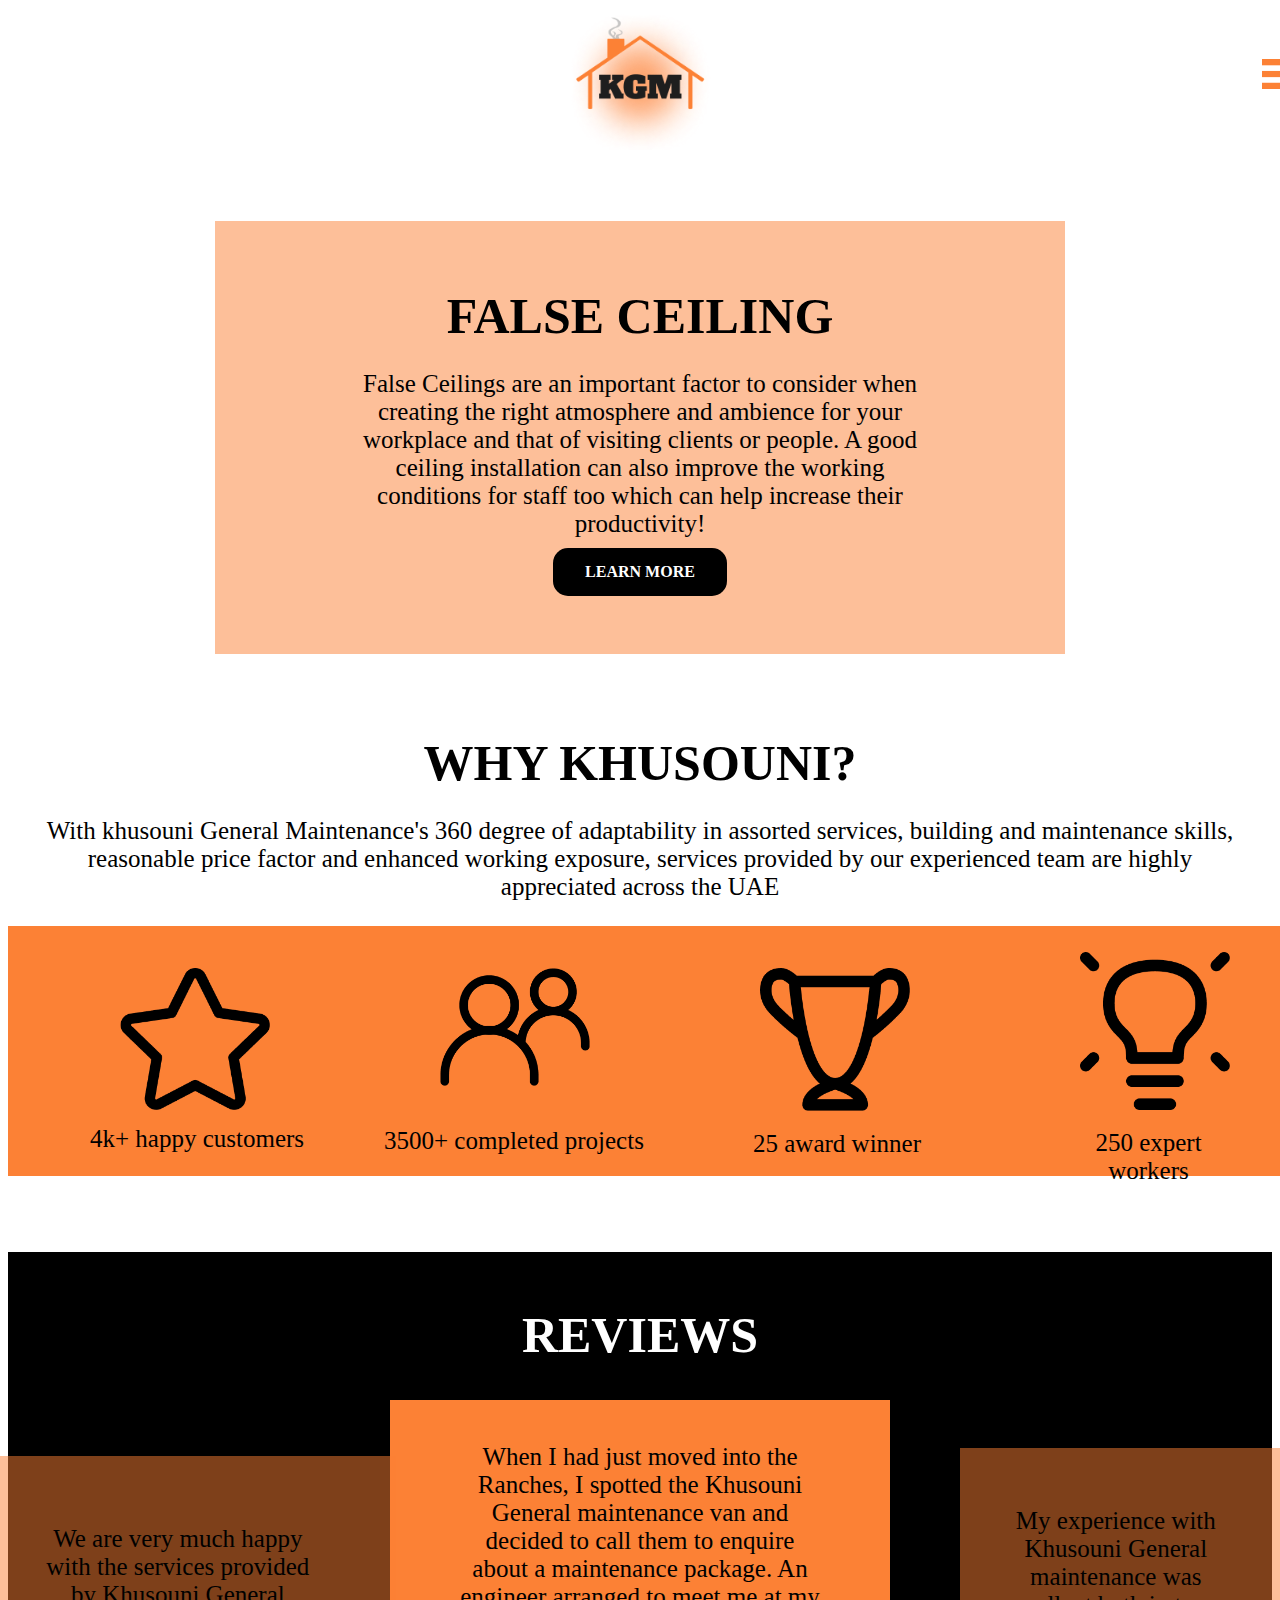
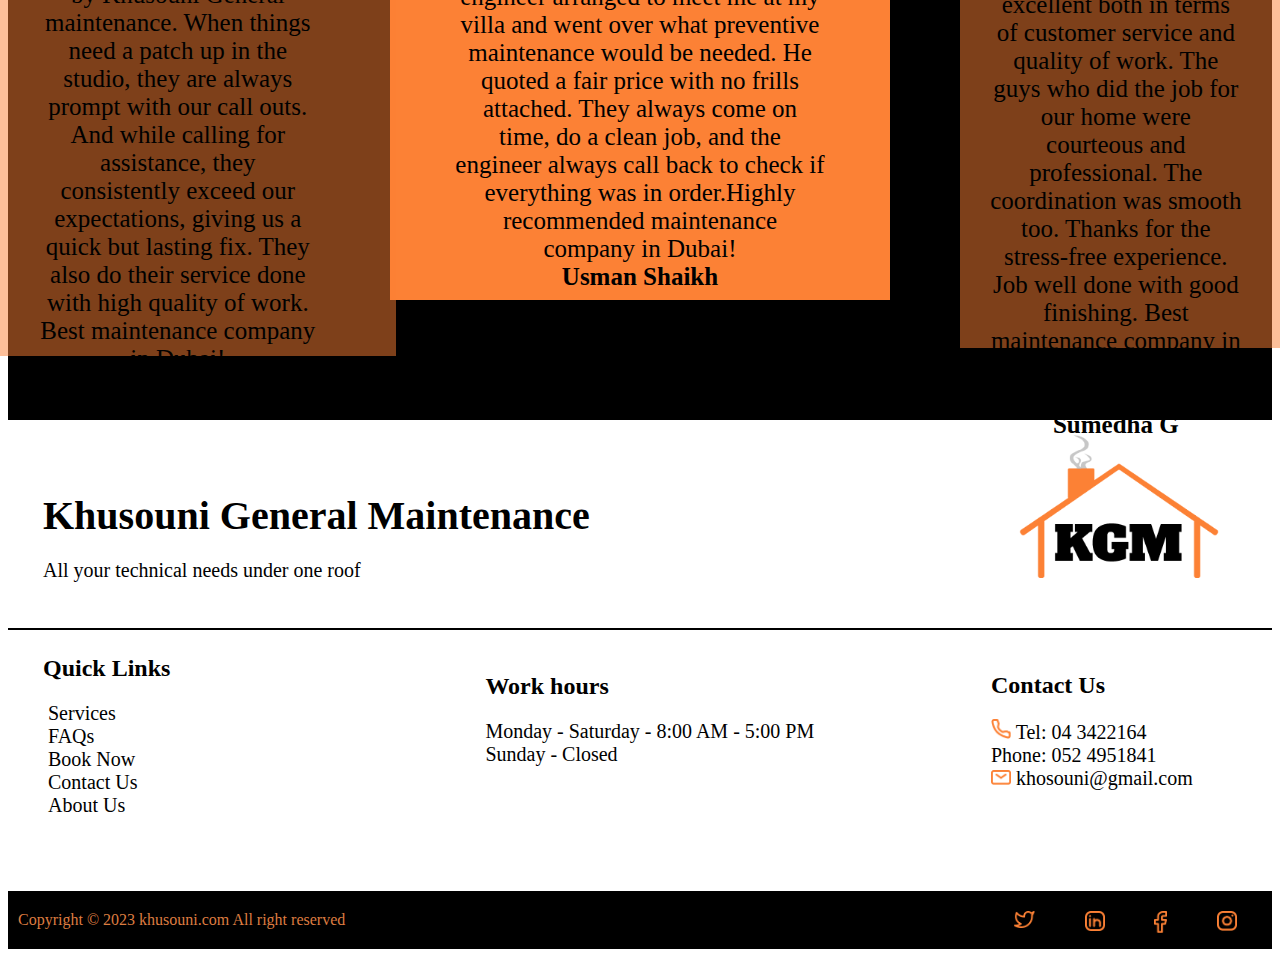
<file: index.html>
<!DOCTYPE html>
<html lang="en">
  <head>
    <link rel="stylesheet" href="/css/home.css" />
    <meta charset="UTF-8" />
    <meta http-equiv="X-UA-Compatible" content="IE=edge" />
    <meta name="viewport" content="width=device-width, initial-scale=1.0" />
    <title>Khusouni General Maintenance</title>
  </head>
  <body>
    <header>
      <div class="logo">
        <a href= "/html/index.html"><img src="/images/logo orange.png" width="150px" /></a>
      </div>

      <button id="menu_icon"><img src="/images/menu icon.png" width="45px" /></button>
      <div id="sidebar" class="sidebar">
        <button id="sidebar-close"><img src="/images/back.png" width="20px"></button>
        <br>
        <ul>
            <br>
            <br>
            <li><a href="/html/index.html">HOME</a></li>
            <li><a href="/html/services.html">SERVICES</a></li>
            <li><a href="/html/faqs.html">FAQs</a></li>
            <li><a href="/html/booknow.html">BOOK NOW</a></li>
            <li><a href="/html/aboutus.html">ABOUT US</a></li>
            <li><a href="/html/contactus.html">CONTACT US</a></li>
        </ul>

    </header>

    <div class="rectangle1">
      <img src="/images/Rectangle 1.png" width="850px" height="433px" />
    </div>

    <div class="centered">
      <div class="heading"><b>FALSE CEILING</b></div>
      <p>
        False Ceilings are an important factor to consider when creating the
        right atmosphere and ambience for your workplace and that of visiting
        clients or people. A good ceiling installation can also improve the
        working conditions for staff too which can help increase their
        productivity!
        <br />
        <a href="/html/services.html"><button class="learn_more"><b>LEARN MORE</b></button></a>
      </p>
    </div>

    <br />
    <br />
    <br />
    <br />
    <br />
    <br />

    <div class="heading"><b>WHY KHUSOUNI?</b></div>
    <p>
      With khusouni General Maintenance's 360 degree of adaptability in assorted
      services, building and maintenance skills, reasonable price factor and
      enhanced working exposure, services provided by our experienced team are
      highly appreciated across the UAE
    </p>

    <div class="rectangle5">
      <img src="/images/Rectangle 5.png" width="1340px" height="250px" />
    </div>

    <div class="star">
      <img src="/images/star.png" width="150px" />
      <p>4k+ happy customers</p>
    </div>

    <div class="people">
      <img src="/images/people.png" width="150px" />
      <p>3500+ completed projects</p>
    </div>

    <div class="trophy">
      <img src="/images/trophy.png" width="150px" />
      <p>25 award winner</p>
    </div>

    <div class="bulb">
      <img src="/images/bulb.png" width="150px" />
      <p>250 expert workers</p>
    </div>

    <br />
    <br />
    <br />
    <br />

    <div class="reviews">
      <br />
      <br />
      <br />
      <div class="heading1"><b>REVIEWS</b></div>
      <br />
      <br />
      <div class="rectangle6">
        <img src="/images/Rectangle 6.png" width="500px" />
      </div>
      <div class="rectangle8">
        <img src="/images/Rectangle 8.png" width="500px" />
      </div>
      <div class="rectangle8_1">
        <img src="/images/Rectangle 8.png" width="500px" />
      </div>
      <div class="review1">
        <p>
          When I had just moved into the Ranches, I spotted the Khusouni General
          maintenance van and decided to call them to enquire about a
          maintenance package. An engineer arranged to meet me at my villa and
          went over what preventive maintenance would be needed. He quoted a
          fair price with no frills attached. They always come on time, do a
          clean job, and the engineer always call back to check if everything
          was in order.Highly recommended maintenance company in Dubai!
          <br />
          <b> Usman Shaikh</b>
        </p>
      </div>
      <div class="review2">
        <br />
        <p>
          We are very much happy with the services provided by Khusouni General
          maintenance. When things need a patch up in the studio, they are
          always prompt with our call outs. And while calling for assistance,
          they consistently exceed our expectations, giving us a quick but
          lasting fix. They also do their service done with high quality of
          work. Best maintenance company in Dubai!
          <br />
          <b>Wishnie G</b>
        </p>
      </div>
      <div class="review3">
        <p>
          My experience with Khusouni General maintenance was excellent both in
          terms of customer service and quality of work. The guys who did the
          job for our home were courteous and professional. The coordination was
          smooth too. Thanks for the stress-free experience. Job well done with
          good finishing. Best maintenance company in Dubai, highly recommended!
          <br />
          <b>Sumedha G</b>
        </p>
      </div>
</div>
<br>
<br>
<br>
<br>

<div class="footer">
  <div class="heading2"><b>Khusouni General Maintenance</b></div>
  <p>All your technical needs under one roof</p>
  <img class="logo_plain" src="/images/Group 1.png" width="200px" />
  <hr color="black">
  <h2>Quick Links</h2>
  <ul>
    <li>Services</li>
    <li>FAQs</li>
    <li>Book Now</li>
    <li>Contact Us</li>
    <li>About Us</li>
  </ul>
  <div class="work_hours">
  <h2>Work hours</h2>
  <p>Monday - Saturday - 8:00 AM - 5:00 PM
    <br>Sunday - Closed</p>
  </div>

  <div class="contactus">
    
  <h2>Contact Us</h2>
 
  <p><img class="phone" src="/images/🦆 icon _phone_.png" width="20px">
    Tel: 04 3422164
    <br>
    Phone: 052 4951841
    <br>
    <img class="mail" src="/images/🦆 icon _mail_.png" width="20px">
  khosouni@gmail.com</p>
</div>

  <div class="footer1">
  Copyright &copy 2023 khusouni.com All right reserved
  <a href="https://www.instagram.com/" target="_blank"> <img class="instagram" src="/images/🦆 icon _instagram_.png" width="20px"></a>
  <a href="https://www.facebook.com/" target="_blank"> <img class="facebook" src="/images/🦆 icon _facebook_.png" width="13px"></a>
  <a href="https://www.linkedin.com/feed/" target="_blank"> <img class="linkedin" src="/images/🦆 icon _linkedin_.png" width="20px"></a>
  <a href="https://twitter.com/" target="_blank"> <img class="twitter" src="/images/🦆 icon _twitter_.png" width="21px"></a>
  </div>
</div>

    <script src="/javascript/script.js"></script>
  </body>
</html>
</file>
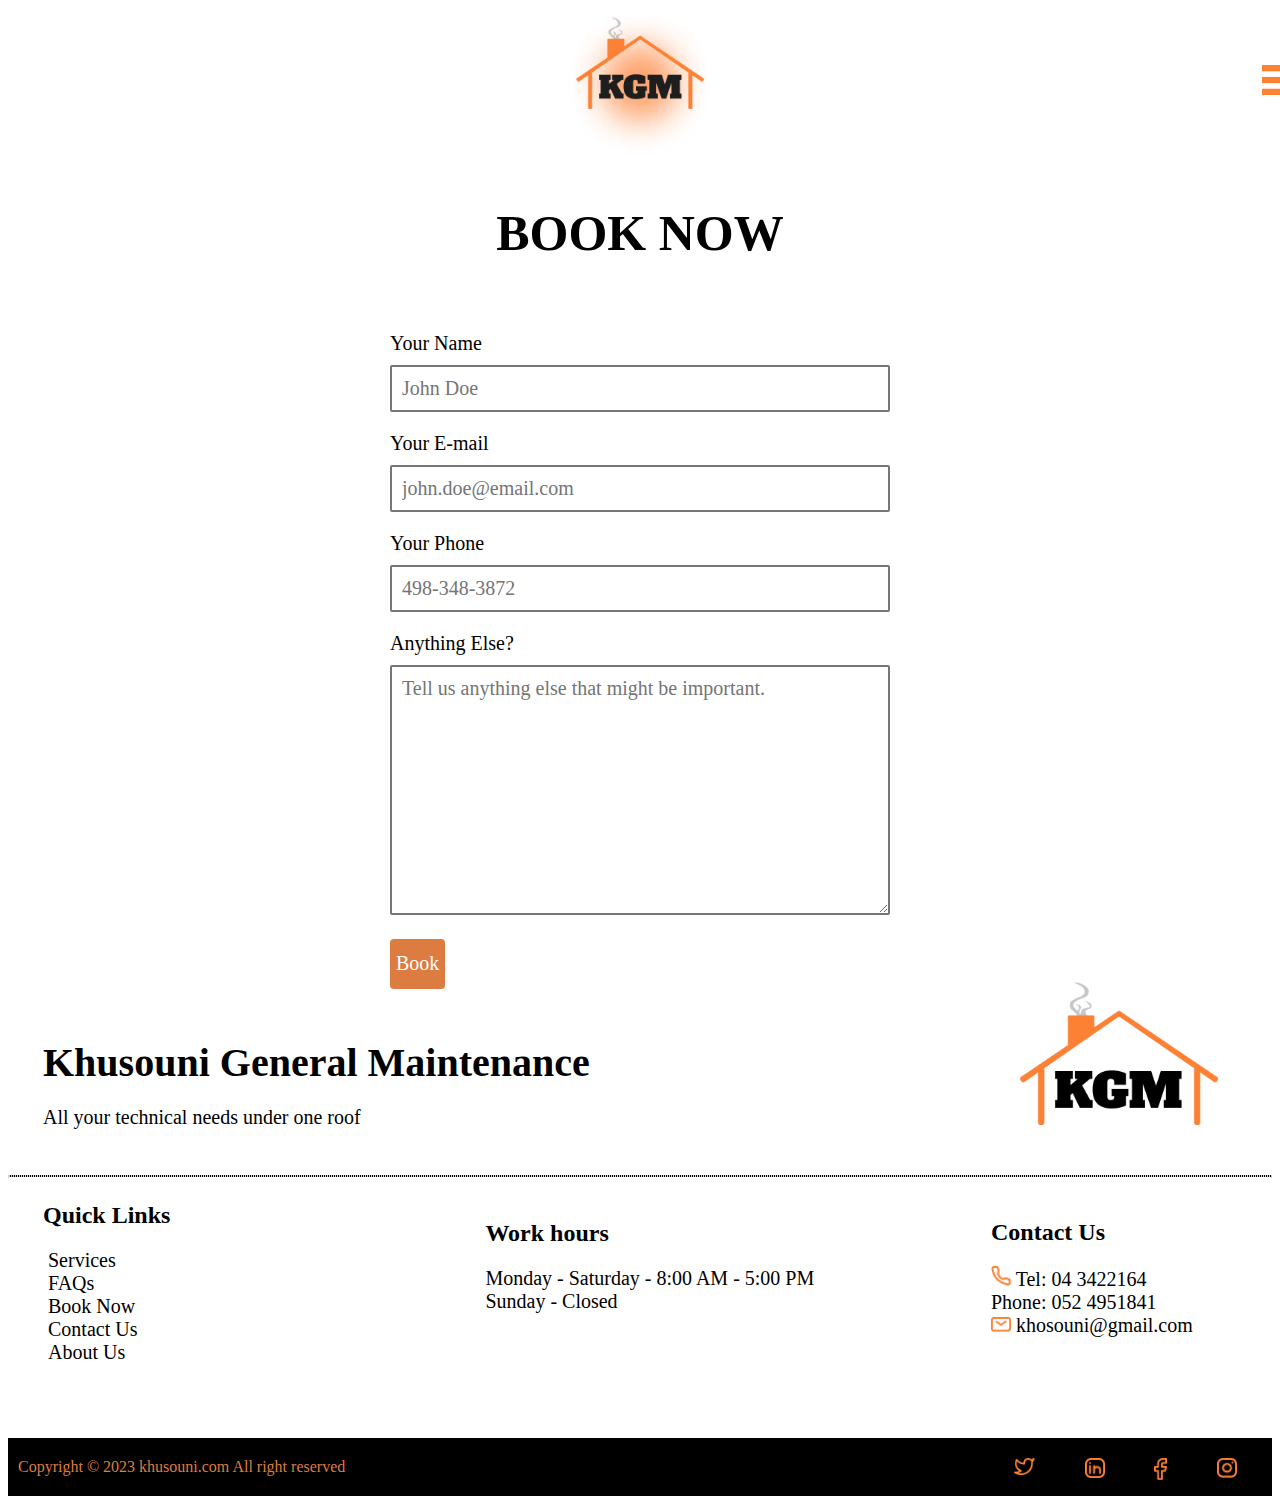
<file: html/booknow.html>
<!DOCTYPE html>
<html lang="en">
<head>
    <link rel="stylesheet" href="/css/booknow.css">
    <meta charset="UTF-8">
    <meta http-equiv="X-UA-Compatible" content="IE=edge">
    <meta name="viewport" content="width=device-width, initial-scale=1.0">
    <title>Services</title>
</head>
<body>
    <header>
        <div class="logo">
          <a href= "/html/index.html"><img src="/images/logo orange.png" width="150px" /></a>
        </div>
  
        <button id="menu_icon"><img src="/images/menu icon.png" width="45px" /></button>
        <div id="sidebar" class="sidebar">
          <button id="sidebar-close"><img src="/images/back.png" width="20px"></button>
          <br>
          <ul>
              <br>
              <br>
              <li><a href="/html/index.html">HOME</a></li>
              <li><a href="/html/services.html">SERVICES</a></li>
              <li><a href="/html/faqs.html">FAQs</a></li>
              <li><a href="/html/booknow.html">BOOK NOW</a></li>
              <li><a href="/html/aboutus.html">ABOUT US</a></li>
              <li><a href="/html/contactus.html">CONTACT US</a></li>
          </ul>
      </header>
      <div class="heading"><B>BOOK NOW</B></div>
      <div class="form">
      <form action="reservation.php" method="post">
        <div class="elem-group">
          <label for="name">Your Name</label>
          <input type="text" id="name" name="visitor_name" placeholder="John Doe" pattern=[A-Z\sa-z]{3,20} required>
        </div>
        <div class="elem-group">
          <label for="email">Your E-mail</label>
          <input type="email" id="email" name="visitor_email" placeholder="john.doe@email.com" required>
        </div>
        <div class="elem-group">
          <label for="phone">Your Phone</label>
          <input type="tel" id="phone" name="visitor_phone" placeholder="498-348-3872" pattern=(\d{3})-?\s?(\d{3})-?\s?(\d{4}) required>
        </div>
    
        <div class="elem-group">
          <label for="message">Anything Else?</label>
          <textarea id="message" name="visitor_message" placeholder="Tell us anything else that might be important." required></textarea>
        </div>
        <button type="submit">Book</button>
      </form>

      </div>

      <div class="footer">
        <div class="heading2"><b>Khusouni General Maintenance</b></div>
        <p>All your technical needs under one roof</p>
        <img class="logo_plain" src="/images/Group 1.png" width="200px" />
        <hr color="black">
        <h2>Quick Links</h2>
        <ul>
          <li>Services</li>
          <li>FAQs</li>
          <li>Book Now</li>
          <li>Contact Us</li>
          <li>About Us</li>
        </ul>
        <div class="work_hours">
        <h2>Work hours</h2>
        <p>Monday - Saturday - 8:00 AM - 5:00 PM
          <br>Sunday - Closed</p>
        </div>
      
        <div class="contactus">
          
        <h2>Contact Us</h2>
       
        <p><img class="phone" src="/images/🦆 icon _phone_.png" width="20px">
          Tel: 04 3422164
          <br>
          Phone: 052 4951841
          <br>
          <img class="mail" src="/images/🦆 icon _mail_.png" width="20px">
        khosouni@gmail.com</p>
      </div>
      
        <div class="footer1">
        Copyright &copy 2023 khusouni.com All right reserved
        <a href="https://www.instagram.com/" target="_blank"> <img class="instagram" src="/images/🦆 icon _instagram_.png" width="20px"></a>
        <a href="https://www.facebook.com/" target="_blank"> <img class="facebook" src="/images/🦆 icon _facebook_.png" width="13px"></a>
        <a href="https://www.linkedin.com/feed/" target="_blank"> <img class="linkedin" src="/images/🦆 icon _linkedin_.png" width="20px"></a>
        <a href="https://twitter.com/" target="_blank"> <img class="twitter" src="/images/🦆 icon _twitter_.png" width="21px"></a>
        </div>
      </div>
      
      <script src="/javascript/script.js"></script>
</body>
</html>
</file>
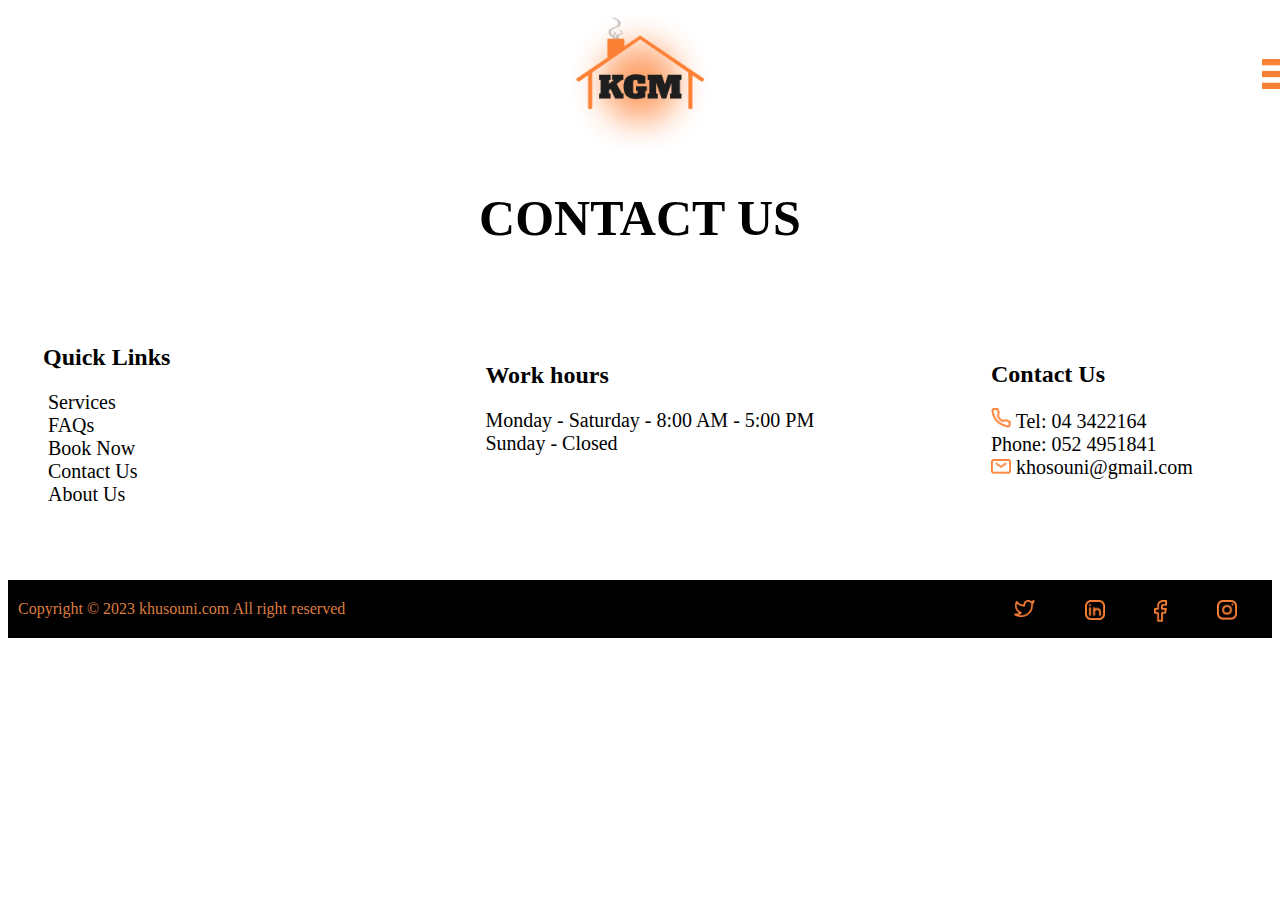
<file: html/contactus.html>
<!DOCTYPE html>
<html lang="en">
<head>
    <link rel="stylesheet" href="/css/contactus.css">
    <meta charset="UTF-8">
    <meta http-equiv="X-UA-Compatible" content="IE=edge">
    <meta name="viewport" content="width=device-width, initial-scale=1.0">
    <title>Services</title>
</head>
<body>
    <header>
        <div class="logo">
          <a href= "/html/index.html"><img src="/images/logo orange.png" width="150px" /></a>
        </div>
  
        <button id="menu_icon"><img src="/images/menu icon.png" width="45px" /></button>
        <div id="sidebar" class="sidebar">
          <button id="sidebar-close"><img src="/images/back.png" width="20px"></button>
          <br>
          <ul>
              <br>
              <br>
              <li><a href="/html/index.html">HOME</a></li>
              <li><a href="/html/services.html">SERVICES</a></li>
              <li><a href="/html/faqs.html">FAQs</a></li>
              <li><a href="/html/booknow.html">BOOK NOW</a></li>
              <li><a href="/html/aboutus.html">ABOUT US</a></li>
              <li><a href="/html/contactus.html">CONTACT US</a></li>
          </ul>
      </header>
      <div class="heading"><B>CONTACT US</B></div>
      
      
      <div class="footer">
        
       <br>
       <br>
       <br>
       <br>
       
        <h2>Quick Links</h2>
        <ul>
          <li>Services</li>
          <li>FAQs</li>
          <li>Book Now</li>
          <li>Contact Us</li>
          <li>About Us</li>
        </ul>
        <div class="work_hours">
        <h2>Work hours</h2>
        <p>Monday - Saturday - 8:00 AM - 5:00 PM
          <br>Sunday - Closed</p>
        </div>
      
        <div class="contactus">
          
        <h2>Contact Us</h2>
       
        <p><img class="phone" src="/images/🦆 icon _phone_.png" width="20px">
          Tel: 04 3422164
          <br>
          Phone: 052 4951841
          <br>
          <img class="mail" src="/images/🦆 icon _mail_.png" width="20px">
        khosouni@gmail.com</p>
      </div>
      
        <div class="footer1">
        Copyright &copy 2023 khusouni.com All right reserved
        <a href="https://www.instagram.com/" target="_blank"> <img class="instagram" src="/images/🦆 icon _instagram_.png" width="20px"></a>
        <a href="https://www.facebook.com/" target="_blank"> <img class="facebook" src="/images/🦆 icon _facebook_.png" width="13px"></a>
        <a href="https://www.linkedin.com/feed/" target="_blank"> <img class="linkedin" src="/images/🦆 icon _linkedin_.png" width="20px"></a>
        <a href="https://twitter.com/" target="_blank"> <img class="twitter" src="/images/🦆 icon _twitter_.png" width="21px"></a>
        </div>
      </div>
      <script src="/javascript/script.js"></script>
</body>
</html>
</file>
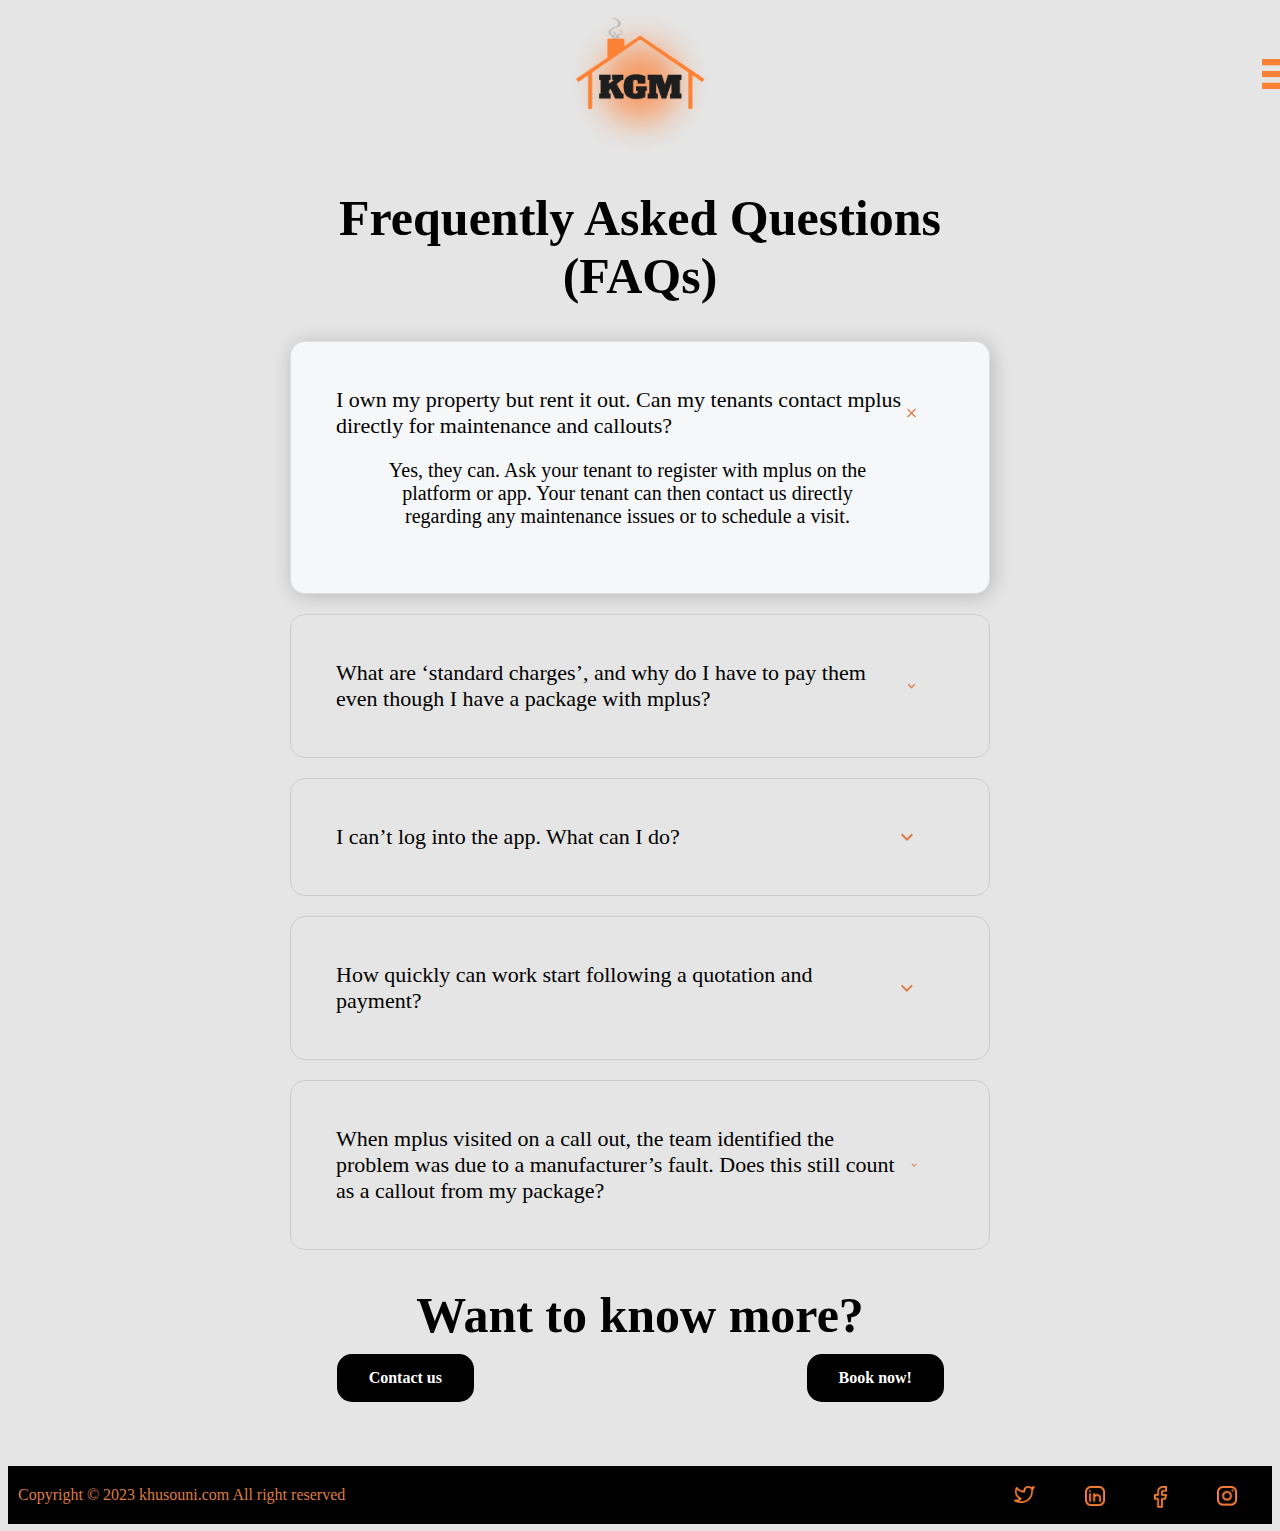
<file: html/faqs.html>
<!DOCTYPE html>
<html lang="en">
<head>
    <link rel="stylesheet" href="/css/faqs.css">
    <meta charset="UTF-8">
    <meta http-equiv="X-UA-Compatible" content="IE=edge">
    <meta name="viewport" content="width=device-width, initial-scale=1.0">
    <title>Services</title>
</head>
<body>
    <header>
        <div class="logo">
          <a href= "/html/index.html"><img src="/images/logo orange.png" width="150px" /></a>
        </div>
  
        <button id="menu_icon"><img src="/images/menu icon.png" width="45px" /></button>
        <div id="sidebar" class="sidebar">
          <button id="sidebar-close"><img src="/images/back.png" width="20px"></button>
          <br>
          <ul>
              <br>
              <br>
              <li><a href="/html/index.html">HOME</a></li>
              <li><a href="/html/services.html">SERVICES</a></li>
              <li><a href="/html/faqs.html">FAQs</a></li>
              <li><a href="/html/booknow.html">BOOK NOW</a></li>
              <li><a href="/html/aboutus.html">ABOUT US</a></li>
              <li><a href="/html/contactus.html">CONTACT US</a></li>
          </ul>
      </header>
      <div class="heading"><B>Frequently Asked Questions <br> (FAQs)</B></div>

      <br>
      <br>

<div style="visibility: hidden; position: absolute; width: 0px; height: 0px;">
  <svg xmlns="http://www.w3.org/2000/svg">
    <symbol viewBox="0 0 24 24" id="expand-more">
      <path d="M16.59 8.59L12 13.17 7.41 8.59 6 10l6 6 6-6z"/><path d="M0 0h24v24H0z" fill="none"/>
    </symbol>
    <symbol viewBox="0 0 24 24" id="close">
      <path d="M19 6.41L17.59 5 12 10.59 6.41 5 5 6.41 10.59 12 5 17.59 6.41 19 12 13.41 17.59 19 19 17.59 13.41 12z"/><path d="M0 0h24v24H0z" fill="none"/>
    </symbol>
  </svg>
</div>

<details open>
  <summary>
    I own my property but rent it out. Can my tenants contact mplus directly for maintenance and callouts?
    <svg class="control-icon control-icon-expand" width="24" height="24" role="presentation"><use xmlns:xlink="http://www.w3.org/1999/xlink" xlink:href="#expand-more" /></svg>
    <svg class="control-icon control-icon-close" width="24" height="24" role="presentation"><use xmlns:xlink="http://www.w3.org/1999/xlink" xlink:href="#close" /></svg>
  </summary>
  <p>Yes, they can. Ask your tenant to register with mplus on the platform or app. Your tenant can then contact us directly regarding any maintenance issues or to schedule a visit.</p>
</details>

<details>

  <summary>
    What are ‘standard charges’, and why do I have to pay them even though I have a package with mplus?
    <svg class="control-icon control-icon-expand" width="24" height="24" role="presentation"><use xmlns:xlink="http://www.w3.org/1999/xlink" xlink:href="#expand-more" /></svg>
    <svg class="control-icon control-icon-close" width="24" height="24" role="presentation"><use xmlns:xlink="http://www.w3.org/1999/xlink" xlink:href="#close" /></svg>
  </summary>
  <p>Standard charges are applicable once the parameters of your current package have been exceeded. For example, if your package includes six callouts per year and all of these callouts have been used, standard charges would be applied to any additional callouts. If you are not sure what your package includes, please contact our 24/7 customer experience centre to speak to one of our customer service consultants.</p>
</details>

<details>
  <summary>
    I can’t log into the app. What can I do?  
    <svg class="control-icon control-icon-expand" width="24" height="24" role="presentation"><use xmlns:xlink="http://www.w3.org/1999/xlink" xlink:href="#expand-more" /></svg>
    <svg class="control-icon control-icon-close" width="24" height="24" role="presentation"><use xmlns:xlink="http://www.w3.org/1999/xlink" xlink:href="#close" /></svg>
  </summary>
  <p>If you are experiencing problems logging into the app, 24/7 customer experience centre to speak with one of our customer experience representatives. We’re here to help and will resolve any issues with the app you may be having.</p>
</details>

<details>
    <summary>
        How quickly can work start following a quotation and payment? 
      <svg class="control-icon control-icon-expand" width="24" height="24" role="presentation"><use xmlns:xlink="http://www.w3.org/1999/xlink" xlink:href="#expand-more" /></svg>
      <svg class="control-icon control-icon-close" width="24" height="24" role="presentation"><use xmlns:xlink="http://www.w3.org/1999/xlink" xlink:href="#close" /></svg>
    </summary>
    <p>Depending on the nature of the job and if additional materials or parts need to be ordered, work usually starts between 24 – 72 hours after payment. Our customer service consultants can provide an estimate during the quotation stage.</p>
  </details>

  <details>
    <summary>
        When mplus visited on a call out, the team identified the problem was due to a manufacturer’s fault. Does this still count as a callout from my package?
      <svg class="control-icon control-icon-expand" width="24" height="24" role="presentation"><use xmlns:xlink="http://www.w3.org/1999/xlink" xlink:href="#expand-more" /></svg>
      <svg class="control-icon control-icon-close" width="24" height="24" role="presentation"><use xmlns:xlink="http://www.w3.org/1999/xlink" xlink:href="#close" /></svg>
    </summary>
    <p>This would be considered a callout, as the mplus team visited your property and identified the issue.</p>
  </details>
  <BR>
  <BR>
    
      
<div class="heading"><b>Want to know more?</b></div>
<a href="/html/contactus.html"> <button class="learn_more"><b>Contact us</b></button></a>
<a href="/html/booknow.html"> <button class="learn_more"><b>Book now!</b></button></a>


<br>
<br>
<br>
<br>


    <div class="footer1">
    Copyright &copy 2023 khusouni.com All right reserved
    <a href="https://www.instagram.com/" target="_blank"> <img class="instagram" src="/images/🦆 icon _instagram_.png" width="20px"></a>
    <a href="https://www.facebook.com/" target="_blank"> <img class="facebook" src="/images/🦆 icon _facebook_.png" width="13px"></a>
    <a href="https://www.linkedin.com/feed/" target="_blank"> <img class="linkedin" src="/images/🦆 icon _linkedin_.png" width="20px"></a>
    <a href="https://twitter.com/" target="_blank"> <img class="twitter" src="/images/🦆 icon _twitter_.png" width="21px"></a>
    </div>
  </div>
<script src="/javascript/script.js"></script>
</body>
</html>
</file>
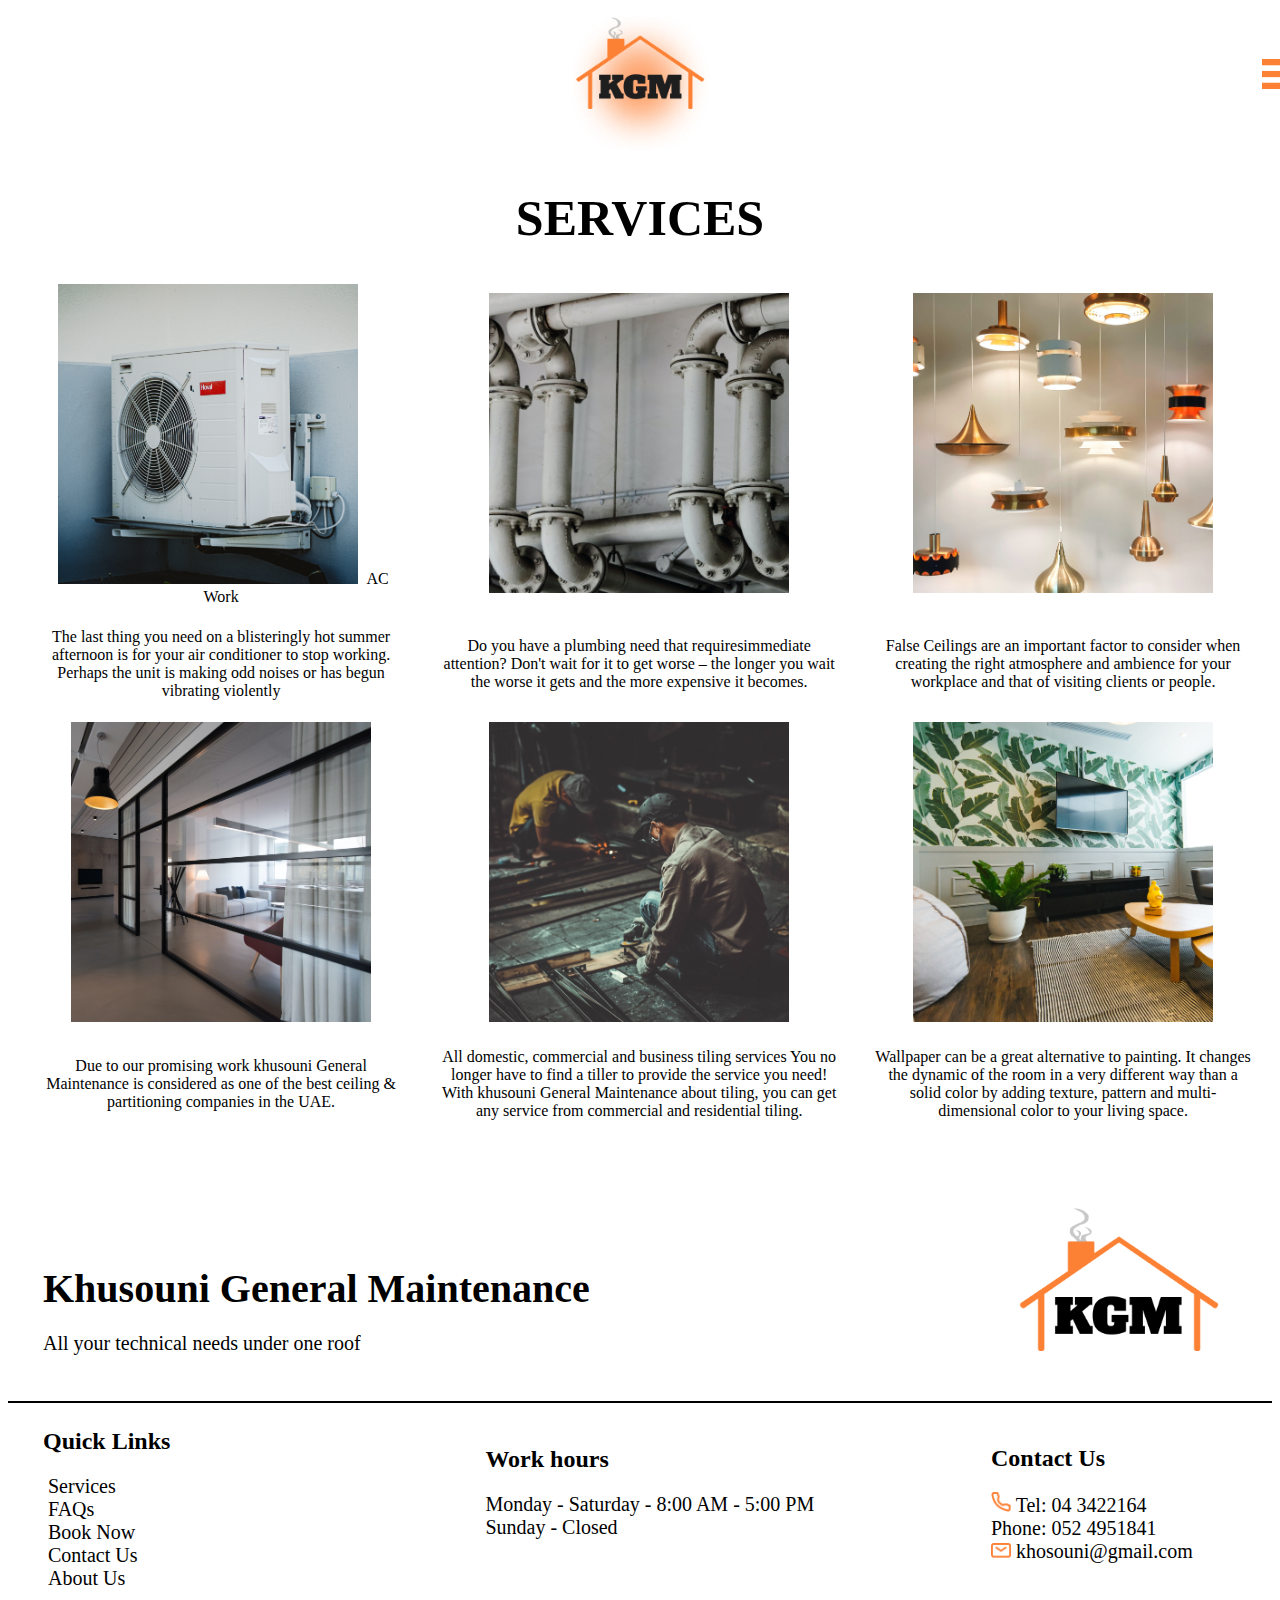
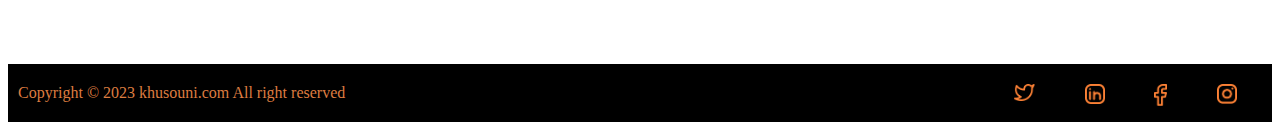
<file: html/services.html>
<!DOCTYPE html>
<html lang="en">
<head>
    <link rel="stylesheet" href="/css/services.css">
    <meta charset="UTF-8">
    <meta http-equiv="X-UA-Compatible" content="IE=edge">
    <meta name="viewport" content="width=device-width, initial-scale=1.0">
    <title>Services</title>
</head>
<body>
    <header>
        <div class="logo">
          <a href= "/html/index.html"><img src="/images/logo orange.png" width="150px" /></a>
        </div>
  
        <button id="menu_icon"><img src="/images/menu icon.png" width="45px" /></button>
        <div id="sidebar" class="sidebar">
          <button id="sidebar-close"><img src="/images/back.png" width="20px"></button>
          <br>
          <ul>
              <br>
              <br>
              <li><a href="/html/index.html">HOME</a></li>
              <li><a href="/html/services.html">SERVICES</a></li>
              <li><a href="/html/faqs.html">FAQs</a></li>
              <li><a href="/html/booknow.html">BOOK NOW</a></li>
              <li><a href="/html/aboutus.html">ABOUT US</a></li>
              <li><a href="/html/contactus.html">CONTACT US</a></li>
          </ul>
      </header>

      <div class="heading"><B>SERVICES</B></div>
    <p>   
        <table>   

        <tr>
        <td><img src="/images/AC.png" width="300px" /> AC Work</td>
        <td><img src="/images/plumbing (2).png" width="300px" /></td>
        <td><img src="/images/ceiling.png" width="300px" /></td>
        </tr>

        <tr>
        <td>The last thing you need on a
          blisteringly hot summer afternoon is
          for your air conditioner to stop
          working. Perhaps the unit is making
          odd noises or has begun vibrating
          violently</td>
        <td>Do you have a plumbing need that requiresimmediate attention? Don't wait
          for it to get worse – the longer you wait the worse it gets and the more
          expensive it becomes.</td>
        <td>False Ceilings are an important factor to consider  when creating the right atmosphere and ambience for your
          workplace and that of visiting clients or people.</td>
        </tr>

        <tr>
        <td><img src="/images/partition.png" width="300px" /></td>
        <td><img src="/images/tiling.png" width="300px" /></td>
        <td><img src="/images/wallaper.png" width="300px" /></td>
        </tr>

        <tr>
        <td>Due to our promising work khusouni General
          Maintenance is considered as one of the best
          ceiling & partitioning companies in the UAE.
          </td>
        <td>All domestic, commercial and business tiling services
          You no longer have to find a tiller to provide the service you need!
          With khusouni General Maintenance about tiling, you can get any
          service
          from commercial and residential tiling.</td>
        <td>Wallpaper can be a great
          alternative to painting. It changes the
          dynamic of the room in a very different
          way than a solid color by adding texture,
          pattern and multi-dimensional color to your
          living space.</td>
        </tr>
        </table>

        <BR>
          <BR>
            <BR>
              <BR>
                <BR>
                  <BR>


    </p>
    <div class="footer">
        <div class="heading2"><b>Khusouni General Maintenance</b></div>
        <p>All your technical needs under one roof</p>
        <img class="logo_plain" src="/images/Group 1.png" width="200px" />
        <hr color="black">
        <h2>Quick Links</h2>
        <ul>
          <li>Services</li>
          <li>FAQs</li>
          <li>Book Now</li>
          <li>Contact Us</li>
          <li>About Us</li>
        </ul>
        <div class="work_hours">
        <h2>Work hours</h2>
        <p>Monday - Saturday - 8:00 AM - 5:00 PM
          <br>Sunday - Closed</p>
        </div>
      
        <div class="contactus">
          
        <h2>Contact Us</h2>
       
        <p><img class="phone" src="/images/🦆 icon _phone_.png" width="20px">
          Tel: 04 3422164
          <br>
          Phone: 052 4951841
          <br>
          <img class="mail" src="/images/🦆 icon _mail_.png" width="20px">
        khosouni@gmail.com</p>
      </div>
      
        <div class="footer1">
        Copyright &copy 2023 khusouni.com All right reserved
        <a href="https://www.instagram.com/" target="_blank"> <img class="instagram" src="/images/🦆 icon _instagram_.png" width="20px"></a>
        <a href="https://www.facebook.com/" target="_blank"> <img class="facebook" src="/images/🦆 icon _facebook_.png" width="13px"></a>
        <a href="https://www.linkedin.com/feed/" target="_blank"> <img class="linkedin" src="/images/🦆 icon _linkedin_.png" width="20px"></a>
        <a href="https://twitter.com/" target="_blank"> <img class="twitter" src="/images/🦆 icon _twitter_.png" width="21px"></a>
        </div>
      </div>
      
    <script src="/javascript/script.js"></script>
</body>
</html>
</file>
<file: css/home.css>
html {
  overflow-x: hidden;
}

.logo {
  text-align: center;
}

#menu_icon {
  position: relative;
  left: 78pc;
  bottom: 6pc;
  text-decoration: none;
  background-color: #ffffff00;
  border: none;
}

.rectangle1 {
  text-align: center;
  top: 2pc;
  position: relative;
}

.heading {
  font-size: 50px;
  text-align: center;
}

.heading1 {
  font-size: 50px;
  text-align: center;
  color: white;
}

p {
  font-size: 25px;
  margin-left: 30px;
  margin-right: 30px;
  text-align: center;
}

.learn_more {
  margin-bottom: 5px;
  margin-top: 10px;
  padding: 5px;
  font-size: 25px;
  font-family: "Times New Roman", Times, serif;
  border-radius: 15px;
  background-color: #000000;
  border: rgb(0, 0, 0);
  color: rgb(255, 255, 255);
  padding: 15px 32px;
  text-align: center;
  text-decoration: none;
  display: inline-block;
  font-size: 16px;
}

.rectangle5 {
  position: relative;
}

.star {
  position: absolute;
  top: 60pc;
  left: 7pc;
}

.people {
  position: absolute;
  top: 60pc;
  left: 27pc;
}

.trophy {
  position: absolute;
  top: 60pc;
  left: 47pc;
}

.bulb {
  position: absolute;
  top: 59pc;
  left: 67pc;
}

.star p {
  margin-left: -30px;
  margin-top: 11px;
}

.people p {
  margin-left: -3.5pc;
  margin-top: 37px;
}

.bulb p {
  margin-left: -25px;
  margin-top: 15px;
}

.trophy p {
  margin-left: -7px;
  margin-top: 15px;
}

.reviews {
  background-color: black;
  max-height: 48rem;
}

.rectangle6 {
  text-align: center;
  position: relative;
}

.review1 {
  position: absolute;
  margin-left: 33%;
  margin-right: 33%;
  top: 55.5%;
}

.review2 {
  position: absolute;
  margin-right: 22.5%;
  right: 40pc;
  top: 58%;
}

.rectangle8 {
  left: -7pc;
  top: -28pc;
  position: relative;
}

.rectangle8_1 {
  right: -59.5pc;
  top: -60pc;
  position: relative;
}

.review3 {
  position: absolute;
  margin-left: 12%;
  left: 50pc;
  top: 58%;
}

.sidebar {
  position: fixed;
  top: 0;
  right: -350px;
  width: 350px;
  height: 100%;
  transition: right 0.3s ease;
  background-color: #dd7c40;
  z-index: 1;
}

.sidebar ul {
  list-style-type: none;
  padding: 0;
  margin: 0;
}

.sidebar ul li {
  padding: 30px;
  text-align: center;
  font-family: "Times New Roman", Times, serif;
  font-size: 30px;
  letter-spacing: 5px;
}

.sidebar ul li a {
  text-decoration: none;
  color: #000000;
}

.sidebar ul li a:hover {
  color: #352828;
}

#sidebar-close {
  position: absolute;
  top: 10px;
  left: 10px;
  text-decoration: none;
  background-color: #ffffff00;
  border: none;
  padding-top: 15px;
  padding-left: 15px;
}

body {
  position: relative;
  background-repeat: no-repeat;
  background-size: 100%;
  animation: backgroundAnimation 20s infinite;
}

@keyframes backgroundAnimation {
  0% {
    background-image: url("/images/floor\ nd\ wall.png");
  }
  20% {
    background-image: url("/images/plumbing.png");
  }
  80% {
    background-image: url("/images/cleaning.png");
  }
  100% {
    background-image: url("/images/false.png");
  }
}

.centered {
  position: absolute;
  top: 11%;
  text-align: center;
  margin-left: 20pc;
  margin-right: 20pc;
}

.heading2 {
  font-size: 40px;
  text-align: left;
  margin-left: 35px;
}

.footer p {
  text-align: left;
  margin-left: 35px;
  font-size: 20px;
}

.footer ul {
  font-size: 20px;
  list-style-type: none;
}

.footer1 {
  background-color: black;
  color: #dd7c40;
  padding: 20px 10px;
  margin-bottom: -1px;
}

h2 {
  margin-left: 35px;
  margin-top: 2%;
}

.logo_plain {
  margin-left: 80%;
  margin-top: -18%;
  margin-bottom: 3%;
}

.work_hours {
  margin-left: 35%;
  margin-top: -13%;
}

.contactus {
  margin-left: 75%;
  margin-top: -9%;
  margin-bottom: 8%;
}

.instagram {
  float: right;
  padding-right: 2%;
  padding-left: 2%;
}

.facebook {
  float: right;
  padding-right: 2%;
  padding-left: 2%;
}

.twitter {
  float: right;
  padding-right: 2%;
  padding-left: 2%;
}

.linkedin {
  float: right;
  padding-right: 2%;
  padding-left: 2%;
}
</file>
<file: css/booknow.css>
html {
  overflow-x: hidden;
}

.logo {
  text-align: center;
}

#menu_icon {
  position: relative;
  left: 78pc;
  bottom: 6pc;
  text-decoration: none;
  background-color: #ffffff00;
  border: none;
}

.sidebar {
  position: fixed;
  top: 0;
  right: -350px; /* Hide the sidebar by default */
  width: 350px;
  height: 100%;
  transition: right 0.3s ease;
  background-color: #dd7c40;
  z-index: 1;
}

.sidebar ul {
  list-style-type: none;
  padding: 0;
  margin: 0;
}

.sidebar ul li {
  padding: 30px;
  text-align: center;
  font-family: "Times New Roman", Times, serif;
  font-size: 30px;
  letter-spacing: 5px;
}

.sidebar ul li a {
  text-decoration: none;
  color: #000000;
}

.sidebar ul li a:hover {
  color: #352828;
}

#sidebar-close {
  position: absolute;
  top: 10px;
  left: 10px;
  text-decoration: none;
  background-color: #ffffff00;
  border: none;
  padding-top: 15px;
  padding-left: 15px;
}

.heading {
  font-size: 50px;
  text-align: center;
}

.heading1 {
  font-size: 50px;
  text-align: center;
  color: white;
}

p {
  font-size: 25px;
  margin-left: 30px;
  margin-right: 30px;
  text-align: center;
}

.heading2 {
  font-size: 40px;
  text-align: left;
  margin-left: 35px;
}

.footer p {
  text-align: left;
  margin-left: 35px;
  font-size: 20px;
}

.footer ul {
  font-size: 20px;
  list-style-type: none;
}

.footer1 {
  background-color: black;
  color: #dd7c40;
  padding: 20px 10px;
  margin-bottom: -1px;
}

h2 {
  margin-left: 35px;
  margin-top: 2%;
}

.logo_plain {
  margin-left: 80%;
  margin-top: -18%;
  margin-bottom: 3%;
}

.work_hours {
  margin-left: 35%;
  margin-top: -13%;
}

.contactus {
  margin-left: 75%;
  margin-top: -9%;
  margin-bottom: 8%;
}

.instagram {
  float: right;
  padding-right: 2%;
  padding-left: 2%;
}

.facebook {
  float: right;
  padding-right: 2%;
  padding-left: 2%;
}

.twitter {
  float: right;
  padding-right: 2%;
  padding-left: 2%;
}

.form {
  width: 500px;
  margin: 0 auto;
  padding: 50px;
}

.linkedin {
  float: right;
  padding-right: 2%;
  padding-left: 2%;
}

div.elem-group {
  margin: 20px 0;
}

div.elem-group.inlined {
  width: 49%;
  display: inline-block;
  float: left;
  margin-left: 1%;
}

label {
  display: block;
  font-family: "Nanum Gothic";
  padding-bottom: 10px;
  font-size: 1.25em;
}

input,
select,
textarea {
  border-radius: 2px;
  border: 2px solid #777;
  box-sizing: border-box;
  font-size: 1.25em;
  font-family: "Nanum Gothic";
  width: 100%;
  padding: 10px;
}

div.elem-group.inlined input {
  width: 95%;
  display: inline-block;
}

textarea {
  height: 250px;
}

hr {
  border: 1px dotted #ccc;
}

button {
  height: 50px;
  background: #dd7c40;
  border: none;
  color: white;
  font-size: 1.25em;
  font-family: "Nanum Gothic";
  border-radius: 4px;
  cursor: pointer;
}

button:hover {
  border: 2px solid black;
}
</file>
<file: css/contactus.css>
html {
  overflow-x: hidden;
}

.logo {
  text-align: center;
}

#menu_icon {
  position: relative;
  left: 78pc;
  bottom: 6pc;
  text-decoration: none;
  background-color: #ffffff00;
  border: none;
}

.sidebar {
  position: fixed;
  top: 0;
  right: -350px; /* Hide the sidebar by default */
  width: 350px;
  height: 100%;
  transition: right 0.3s ease;
  background-color: #dd7c40;
  z-index: 1;
}

.sidebar ul {
  list-style-type: none;
  padding: 0;
  margin: 0;
}

.sidebar ul li {
  padding: 30px;
  text-align: center;
  font-family: "Times New Roman", Times, serif;
  font-size: 30px;
  letter-spacing: 5px;
}

.sidebar ul li a {
  text-decoration: none;
  color: #000000;
}

.sidebar ul li a:hover {
  color: #352828;
}

#sidebar-close {
  position: absolute;
  top: 10px;
  left: 10px;
  text-decoration: none;
  background-color: #ffffff00;
  border: none;
  padding-top: 15px;
  padding-left: 15px;
}

.heading {
  font-size: 50px;
  text-align: center;
}

.heading1 {
  font-size: 50px;
  text-align: center;
  color: white;
}

p {
  font-size: 25px;
  margin-left: 30px;
  margin-right: 30px;
  text-align: center;
}

.heading2 {
  font-size: 40px;
  text-align: left;
  margin-left: 35px;
}

.footer p {
  text-align: left;
  margin-left: 35px;
  font-size: 20px;
}

.footer ul {
  font-size: 20px;
  list-style-type: none;
}

.footer1 {
  background-color: black;
  color: #dd7c40;
  padding: 20px 10px;
  margin-bottom: -1px;
}

h2 {
  margin-left: 35px;
  margin-top: 2%;
}

.logo_plain {
  margin-left: 80%;
  margin-top: -18%;
  margin-bottom: 3%;
}

.work_hours {
  margin-left: 35%;
  margin-top: -13%;
}

.contactus {
  margin-left: 75%;
  margin-top: -9%;
  margin-bottom: 8%;
}

.instagram {
  float: right;
  padding-right: 2%;
  padding-left: 2%;
}

.facebook {
  float: right;
  padding-right: 2%;
  padding-left: 2%;
}

.twitter {
  float: right;
  padding-right: 2%;
  padding-left: 2%;
}

.linkedin {
  float: right;
  padding-right: 2%;
  padding-left: 2%;
}
</file>
<file: css/faqs.css>
html {
  overflow-x: hidden;
}

.logo {
  text-align: center;
}

#menu_icon {
  position: relative;
  left: 78pc;
  bottom: 6pc;
  text-decoration: none;
  background-color: #ffffff00;
  border: none;
}

.sidebar {
  position: fixed;
  top: 0;
  right: -350px; /* Hide the sidebar by default */
  width: 350px;
  height: 100%;
  transition: right 0.3s ease;
  background-color: #dd7c40;
  z-index: 1;
}

.sidebar ul {
  list-style-type: none;
  padding: 0;
  margin: 0;
}

.sidebar ul li {
  padding: 30px;
  text-align: center;
  font-family: "Times New Roman", Times, serif;
  font-size: 30px;
  letter-spacing: 5px;
}

.sidebar ul li a {
  text-decoration: none;
  color: #000000;
}

.sidebar ul li a:hover {
  color: #352828;
}

#sidebar-close {
  position: absolute;
  top: 10px;
  left: 10px;
  text-decoration: none;
  background-color: #ffffff00;
  border: none;
  padding-top: 15px;
  padding-left: 15px;
}

.heading {
  font-size: 50px;
  text-align: center;
}

.heading1 {
  font-size: 50px;
  text-align: center;
  color: white;
}

p {
  font-size: 25px;
  margin-left: 30px;
  margin-right: 30px;
  text-align: center;
}

.heading2 {
  font-size: 40px;
  text-align: left;
  margin-left: 35px;
}

.footer p {
  text-align: left;
  margin-left: 35px;
  font-size: 20px;
}

.footer ul {
  font-size: 20px;
  list-style-type: none;
}

.footer1 {
  background-color: black;
  color: #dd7c40;
  padding: 20px 10px;
  margin-bottom: -1px;
}

h2 {
  margin-left: 35px;
  margin-top: 2%;
}

.logo_plain {
  margin-left: 80%;
  margin-top: -18%;
  margin-bottom: 3%;
}

.work_hours {
  margin-left: 35%;
  margin-top: -13%;
}

.contactus {
  margin-left: 75%;
  margin-top: -9%;
  margin-bottom: 8%;
}

.instagram {
  float: right;
  padding-right: 2%;
  padding-left: 2%;
}

.facebook {
  float: right;
  padding-right: 2%;
  padding-left: 2%;
}

.twitter {
  float: right;
  padding-right: 2%;
  padding-left: 2%;
}

.linkedin {
  float: right;
  padding-right: 2%;
  padding-left: 2%;
}

/*styling FAQ questions 
resource: code pen*/

body {
  background-color: rgba(0, 0, 0, 0.1);
}

h2 {
  margin: 20px auto 80px;
  font-size: 38px;
  font-weight: 300;
  text-align: center;
  letter-spacing: 2px;
  line-height: 1.5;
}

details {
  width: 75%;
  min-height: 5px;
  max-width: 700px;
  padding: 45px 70px 45px 45px;
  margin: 0 auto;
  position: relative;
  font-size: 22px;
  border: 1px solid rgba(0, 0, 0, 0.1);
  border-radius: 15px;
  box-sizing: border-box;
  transition: all 0.3s;
}

details + details {
  margin-top: 20px;
}

details[open] {
  min-height: 50px;
  background-color: #f6f7f8;
  box-shadow: 2px 2px 20px rgba(0, 0, 0, 0.2);
}

details p {
  color: #000000;
  font-size: 20px;
}

summary {
  display: flex;
  justify-content: space-between;
  align-items: center;
  font-weight: 500;
  cursor: pointer;
}

summary:focus {
  outline: none;
}

summary:focus::after {
  content: "";
  height: 100%;
  width: 100%;
  display: block;
  position: absolute;
  top: 0;
  left: 0;
  box-shadow: 0 0 0 5px #dd7c40;
}

summary::-webkit-details-marker {
  display: none;
}

.control-icon {
  fill: #dd7c40;
  transition: 0.3s ease;
  pointer-events: none;
}

.control-icon-close {
  display: none;
}

details[open] .control-icon-close {
  display: initial;
  transition: 0.3s ease;
}

details[open] .control-icon-expand {
  display: none;
}

.learn_more {
  margin-bottom: 10px;
  margin-top: 10px;
  margin-left: 26%;
  padding: 5px;
  font-size: 25px;
  font-family: "Times New Roman", Times, serif;
  border-radius: 15px;
  background-color: #000000;
  border: rgb(0, 0, 0);
  color: rgb(255, 255, 255);
  padding: 15px 32px;
  text-align: center;
  text-decoration: none;
  display: inline-block;
  font-size: 16px;
}
</file>
<file: css/services.css>
html {
  overflow-x: hidden;
}

.logo {
  text-align: center;
}

#menu_icon {
  position: relative;
  left: 78pc;
  bottom: 6pc;
  text-decoration: none;
  background-color: #ffffff00;
  border: none;
}

.sidebar {
  position: fixed;
  top: 0;
  right: -350px; /* Hide the sidebar by default */
  width: 350px;
  height: 100%;
  transition: right 0.3s ease;
  background-color: #dd7c40;
  z-index: 1;
}

.sidebar ul {
  list-style-type: none;
  padding: 0;
  margin: 0;
}

.sidebar ul li {
  padding: 30px;
  text-align: center;
  font-family: "Times New Roman", Times, serif;
  font-size: 30px;
  letter-spacing: 5px;
}

.sidebar ul li a {
  text-decoration: none;
  color: #000000;
}

.sidebar ul li a:hover {
  color: #352828;
}

#sidebar-close {
  position: absolute;
  top: 10px;
  left: 10px;
  text-decoration: none;
  background-color: #ffffff00;
  border: none;
  padding-top: 15px;
  padding-left: 15px;
}

.heading {
  font-size: 50px;
  text-align: center;
}

.heading1 {
  font-size: 50px;
  text-align: center;
  color: white;
}

p {
  font-size: 25px;
  margin-left: 30px;
  margin-right: 30px;
  text-align: center;
}

table {
  text-align: center;
  margin-left: 10px;
}

table td {
  padding-left: 15px;
  padding-right: 15px;
  padding-top: 10px;
  padding-bottom: 10px;
}

table img {
  padding-left: 5px;
  padding-right: 5px;
}

table img:hover {
  border: solid black;
  padding: 0%;
  opacity: 0.5;
}

.heading2 {
  font-size: 40px;
  text-align: left;
  margin-left: 35px;
}

.footer p {
  text-align: left;
  margin-left: 35px;
  font-size: 20px;
}

.footer ul {
  font-size: 20px;
  list-style-type: none;
}

.footer1 {
  background-color: black;
  color: #dd7c40;
  padding: 20px 10px;
  margin-bottom: -1px;
}

h2 {
  margin-left: 35px;
  margin-top: 2%;
}

.logo_plain {
  margin-left: 80%;
  margin-top: -18%;
  margin-bottom: 3%;
}

.work_hours {
  margin-left: 35%;
  margin-top: -13%;
}

.contactus {
  margin-left: 75%;
  margin-top: -9%;
  margin-bottom: 8%;
}

.instagram {
  float: right;
  padding-right: 2%;
  padding-left: 2%;
}

.facebook {
  float: right;
  padding-right: 2%;
  padding-left: 2%;
}

.twitter {
  float: right;
  padding-right: 2%;
  padding-left: 2%;
}

.linkedin {
  float: right;
  padding-right: 2%;
  padding-left: 2%;
}
</file>
